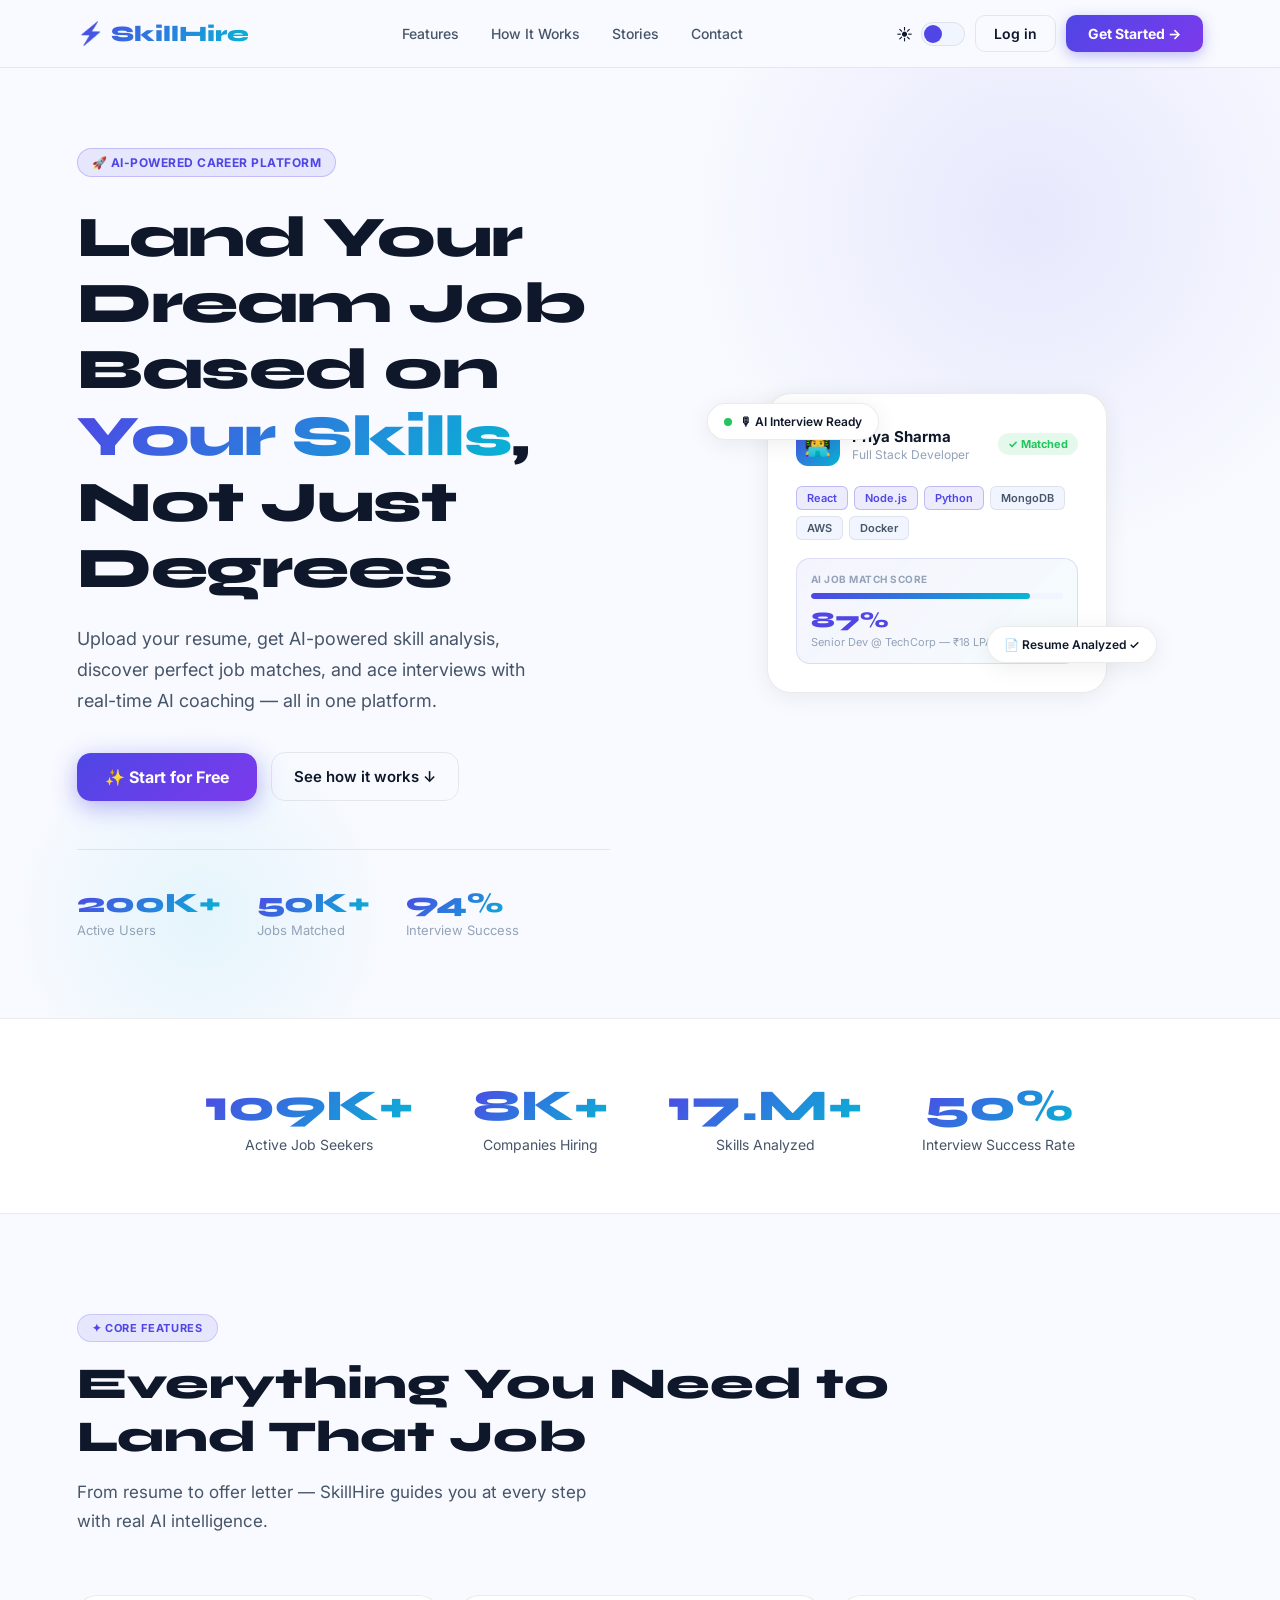
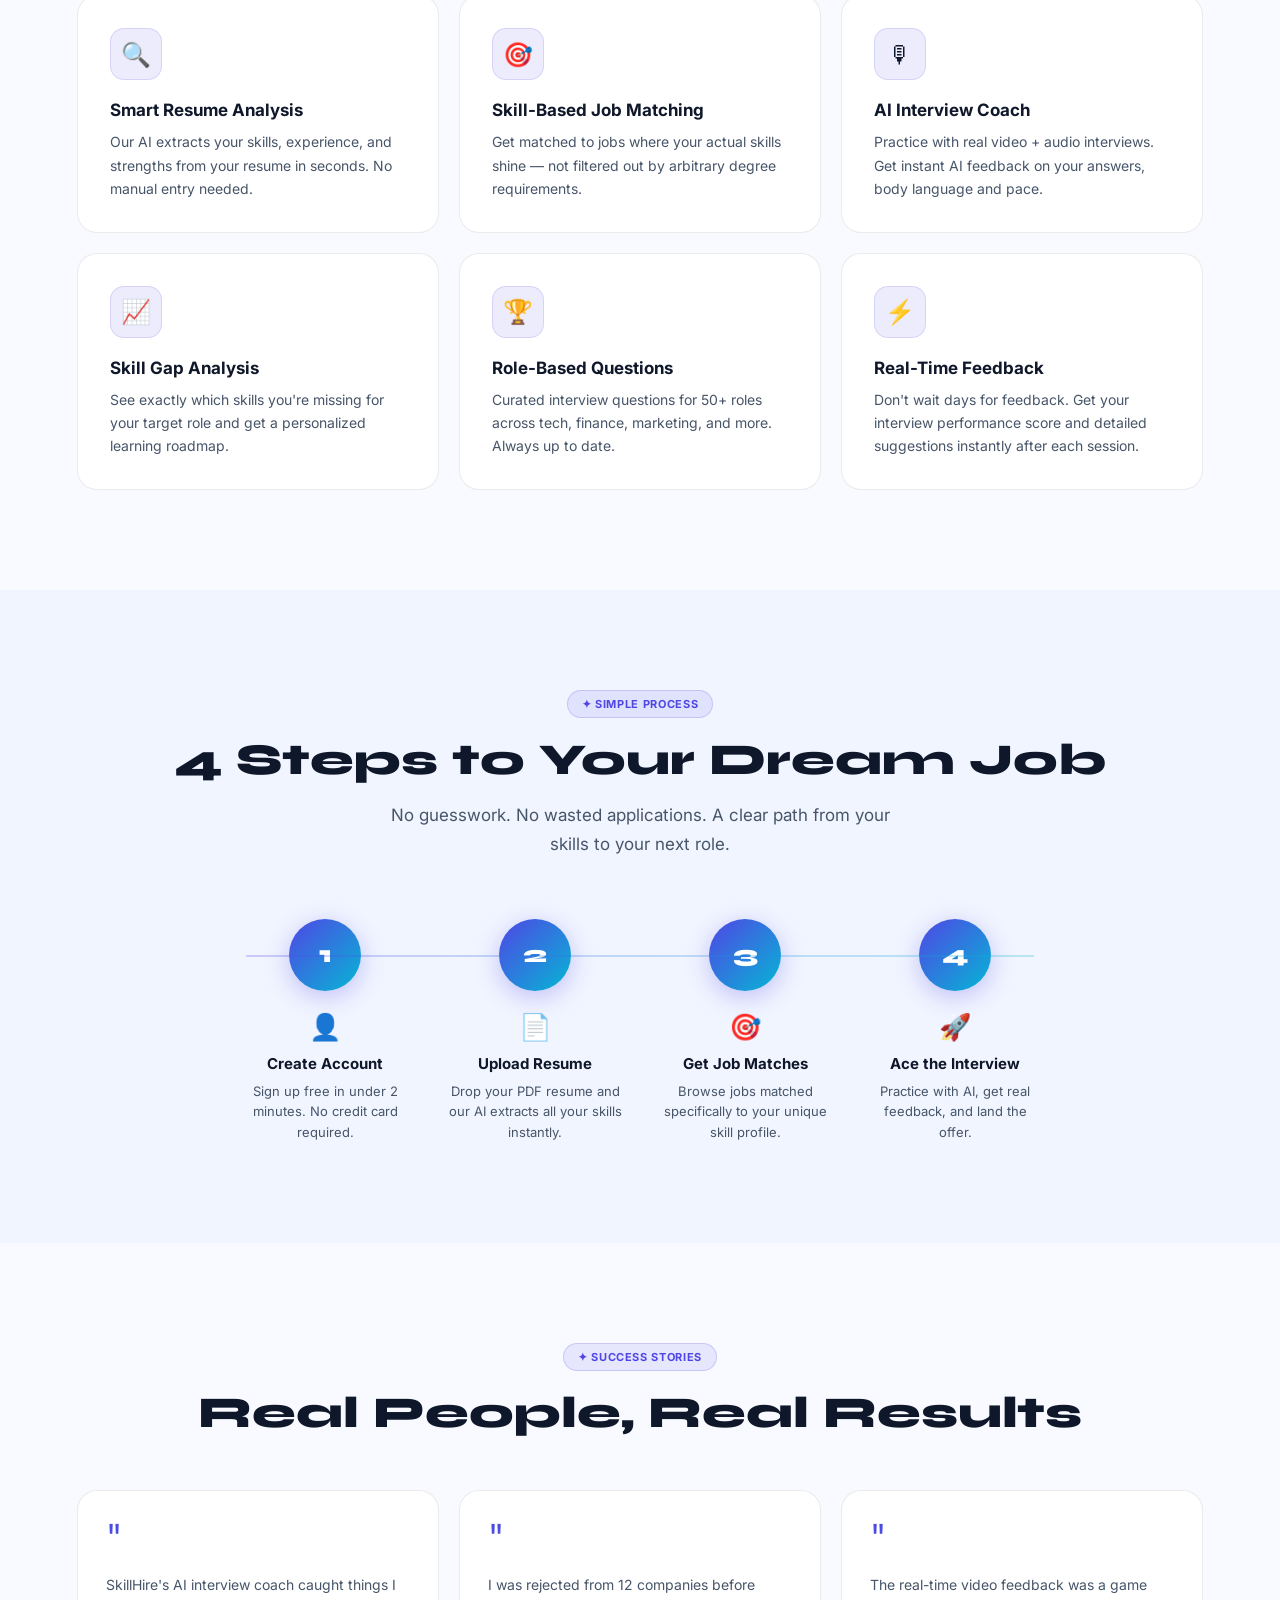
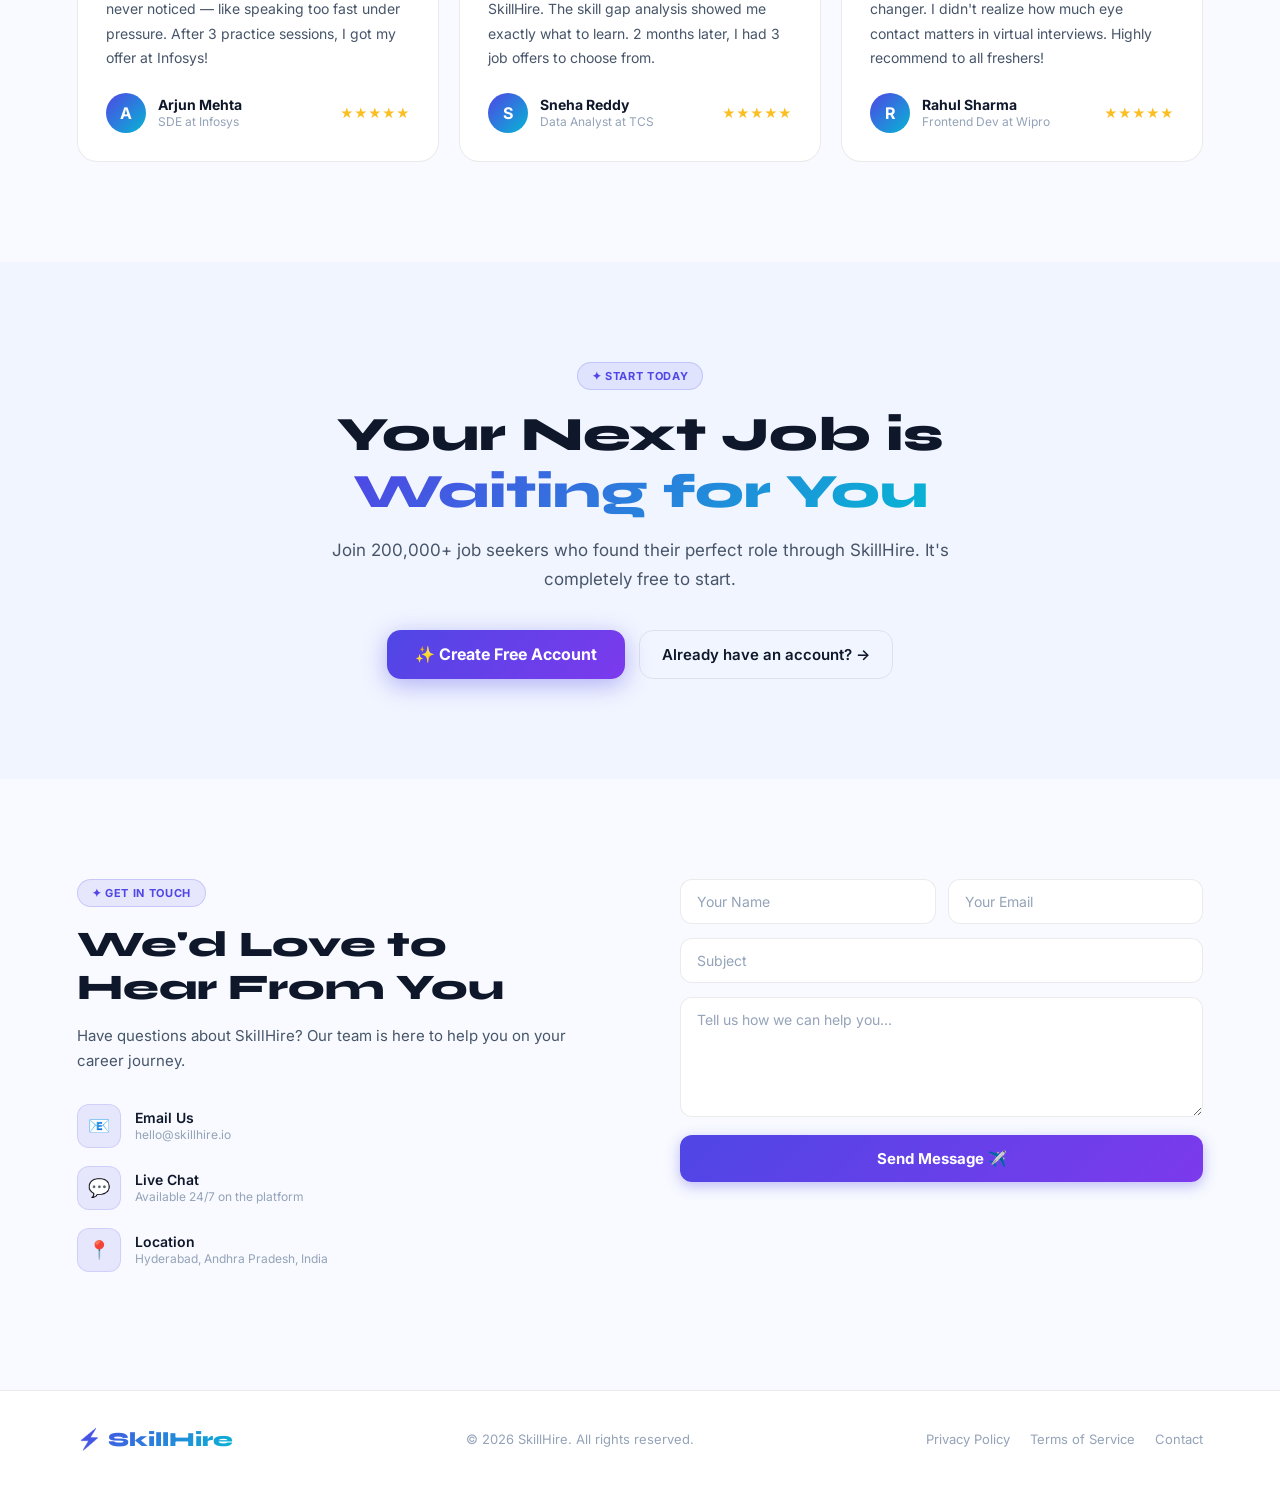
<file: templates/index.html>
<!DOCTYPE html>
<html lang="en" data-theme="light">
<head>
  <meta charset="UTF-8">
  <meta name="viewport" content="width=device-width, initial-scale=1.0">
  <title>SkillHire — Find Jobs Based on Your Skills</title>
  <link rel="preconnect" href="https://fonts.googleapis.com">
  <link href="https://fonts.googleapis.com/css2?family=Inter:wght@400;500;600;700;800;900&family=Syne:wght@700;800&display=swap" rel="stylesheet">
  <style>
    :root {
      --bg: #f8faff;
      --surface: #ffffff;
      --surface2: #f1f5ff;
      --text: #0f172a;
      --muted: #475569;
      --muted2: #94a3b8;
      --border: rgba(0,0,0,0.08);
      --accent: #4f46e5;
      --accent2: #06b6d4;
      --accent-glow: rgba(79,70,229,0.1);
      --card-shadow: 0 4px 24px rgba(0,0,0,0.07);
      --nav-bg: rgba(248,250,255,0.9);
    }
    [data-theme="dark"] {
      --bg: #070b14;
      --surface: #0f172a;
      --surface2: #1a2235;
      --text: #f1f5f9;
      --muted: #94a3b8;
      --muted2: #64748b;
      --border: rgba(255,255,255,0.07);
      --accent: #818cf8;
      --accent2: #22d3ee;
      --accent-glow: rgba(129,140,248,0.12);
      --card-shadow: 0 4px 32px rgba(0,0,0,0.4);
      --nav-bg: rgba(7,11,20,0.92);
    }
    *, *::before, *::after { margin: 0; padding: 0; box-sizing: border-box; }
    html { scroll-behavior: smooth; }
    body { font-family: 'Inter', sans-serif; background: var(--bg); color: var(--text); transition: background 0.3s, color 0.3s; overflow-x: hidden; }

    /* NAVBAR */
    .navbar { position: sticky; top: 0; z-index: 100; display: flex; align-items: center; justify-content: space-between; padding: 0 6vw; height: 68px; background: var(--nav-bg); backdrop-filter: blur(20px); border-bottom: 1px solid var(--border); transition: background 0.3s; }
    .logo { font-family: 'Syne', sans-serif; font-size: 22px; font-weight: 800; background: linear-gradient(135deg, var(--accent), var(--accent2)); -webkit-background-clip: text; -webkit-text-fill-color: transparent; background-clip: text; text-decoration: none; }
    .nav-links { display: flex; align-items: center; gap: 4px; }
    .nav-links a { text-decoration: none; color: var(--muted); font-size: 14px; font-weight: 500; padding: 8px 14px; border-radius: 8px; transition: color 0.2s, background 0.2s; }
    .nav-links a:hover { color: var(--text); background: var(--accent-glow); }
    .nav-actions { display: flex; align-items: center; gap: 10px; }
    .btn-ghost { text-decoration: none; color: var(--text); font-size: 14px; font-weight: 600; padding: 9px 18px; border-radius: 10px; border: 1px solid var(--border); transition: all 0.2s; }
    .btn-ghost:hover { border-color: var(--accent); color: var(--accent); }
    .btn-primary { text-decoration: none; background: linear-gradient(135deg, var(--accent), #7c3aed); color: white !important; font-size: 14px; font-weight: 700; padding: 10px 22px; border-radius: 10px; transition: all 0.2s; box-shadow: 0 4px 14px rgba(79,70,229,0.35); }
    .btn-primary:hover { transform: translateY(-1px); box-shadow: 0 6px 22px rgba(79,70,229,0.45); }
    .theme-wrap { display: flex; align-items: center; gap: 8px; }
    .theme-label { font-size: 16px; cursor: pointer; user-select: none; }
    .theme-toggle { width: 44px; height: 24px; border-radius: 12px; border: 1px solid var(--border); cursor: pointer; position: relative; background: var(--surface2); transition: background 0.3s; outline: none; }
    .theme-toggle::after { content: ''; position: absolute; width: 18px; height: 18px; border-radius: 50%; background: var(--accent); top: 2px; left: 2px; transition: left 0.3s; }
    [data-theme="dark"] .theme-toggle::after { left: 22px; }

    /* HERO */
    .hero { min-height: calc(100vh - 68px); display: flex; align-items: center; padding: 80px 6vw; position: relative; overflow: hidden; gap: 60px; }
    .hero::before { content: ''; position: absolute; width: 700px; height: 700px; background: radial-gradient(circle, var(--accent-glow) 0%, transparent 70%); top: -200px; right: -100px; pointer-events: none; }
    .hero::after { content: ''; position: absolute; width: 400px; height: 400px; background: radial-gradient(circle, rgba(6,182,212,0.08) 0%, transparent 70%); bottom: -100px; left: 0; pointer-events: none; }
    .hero-content { flex: 1; max-width: 600px; position: relative; z-index: 1; }
    .hero-badge { display: inline-flex; align-items: center; gap: 8px; background: var(--accent-glow); border: 1px solid rgba(79,70,229,0.25); color: var(--accent); font-size: 12px; font-weight: 700; padding: 6px 14px; border-radius: 20px; margin-bottom: 28px; letter-spacing: 0.04em; text-transform: uppercase; }
    .hero h1 { font-family: 'Syne', sans-serif; font-size: clamp(36px, 4.5vw, 62px); font-weight: 800; line-height: 1.15; letter-spacing: -0.02em; margin-bottom: 22px; }
    .gradient-text { background: linear-gradient(135deg, var(--accent), var(--accent2)); -webkit-background-clip: text; -webkit-text-fill-color: transparent; background-clip: text; }
    .hero-desc { font-size: 18px; color: var(--muted); line-height: 1.7; margin-bottom: 36px; max-width: 460px; }
    .hero-cta { display: flex; align-items: center; gap: 14px; flex-wrap: wrap; }
    .cta-big { display: inline-flex; align-items: center; gap: 8px; background: linear-gradient(135deg, var(--accent), #7c3aed); color: white !important; text-decoration: none; font-size: 16px; font-weight: 700; padding: 14px 28px; border-radius: 14px; transition: all 0.25s; box-shadow: 0 6px 24px rgba(79,70,229,0.4); }
    .cta-big:hover { transform: translateY(-2px); box-shadow: 0 10px 32px rgba(79,70,229,0.5); }
    .cta-secondary { display: inline-flex; align-items: center; gap: 8px; text-decoration: none; color: var(--text); font-size: 15px; font-weight: 600; padding: 14px 22px; border: 1px solid var(--border); border-radius: 14px; transition: all 0.2s; }
    .cta-secondary:hover { border-color: var(--accent); color: var(--accent); background: var(--accent-glow); }
    .hero-stats { display: flex; gap: 36px; margin-top: 48px; padding-top: 36px; border-top: 1px solid var(--border); flex-wrap: wrap; }
    .stat-item { text-align: left; }
    .stat-num { font-family: 'Syne', sans-serif; font-size: 28px; font-weight: 800; background: linear-gradient(135deg, var(--accent), var(--accent2)); -webkit-background-clip: text; -webkit-text-fill-color: transparent; background-clip: text; }
    .stat-label { font-size: 13px; color: var(--muted2); margin-top: 2px; }

    /* HERO VISUAL */
    .hero-visual { flex: 1; display: flex; justify-content: center; align-items: center; position: relative; z-index: 1; }
    .hero-card { background: var(--surface); border: 1px solid var(--border); border-radius: 24px; padding: 28px; width: 340px; box-shadow: var(--card-shadow); animation: float 4s ease-in-out infinite; }
    @keyframes float { 0%,100%{transform:translateY(0px);} 50%{transform:translateY(-12px);} }
    .hc-top { display: flex; align-items: center; gap: 12px; margin-bottom: 20px; }
    .hc-avatar { width: 44px; height: 44px; border-radius: 12px; background: linear-gradient(135deg, var(--accent), var(--accent2)); display: flex; align-items: center; justify-content: center; font-size: 22px; }
    .hc-name { font-weight: 700; font-size: 15px; }
    .hc-role { font-size: 12px; color: var(--muted2); margin-top: 1px; }
    .hc-badge { margin-left: auto; background: rgba(34,197,94,0.12); color: #22c55e; font-size: 11px; font-weight: 700; padding: 4px 10px; border-radius: 20px; white-space: nowrap; }
    .hc-skills { display: flex; flex-wrap: wrap; gap: 6px; margin-bottom: 18px; }
    .skill-tag { background: var(--surface2); border: 1px solid var(--border); color: var(--muted); font-size: 11px; font-weight: 600; padding: 4px 10px; border-radius: 6px; }
    .skill-tag.hot { background: var(--accent-glow); border-color: rgba(79,70,229,0.3); color: var(--accent); }
    .hc-match { background: linear-gradient(135deg, rgba(79,70,229,0.06), rgba(6,182,212,0.04)); border: 1px solid rgba(79,70,229,0.15); border-radius: 14px; padding: 14px; }
    .hc-match-label { font-size: 10px; color: var(--muted2); font-weight: 700; margin-bottom: 8px; letter-spacing: 0.05em; text-transform: uppercase; }
    .hc-match-bar { height: 6px; background: var(--surface2); border-radius: 4px; overflow: hidden; margin-bottom: 8px; }
    .hc-match-fill { height: 100%; border-radius: 4px; background: linear-gradient(90deg, var(--accent), var(--accent2)); width: 87%; }
    .hc-match-pct { font-family: 'Syne', sans-serif; font-size: 22px; font-weight: 800; color: var(--accent); }
    .hc-match-sub { font-size: 11px; color: var(--muted2); margin-top: 2px; }
    .floating-pill { position: absolute; background: var(--surface); border: 1px solid var(--border); border-radius: 30px; padding: 10px 16px; display: flex; align-items: center; gap: 8px; font-size: 12px; font-weight: 600; color: var(--text); box-shadow: var(--card-shadow); white-space: nowrap; }
    .pill-1 { top: 10px; left: -60px; animation: float2 5s ease-in-out infinite; }
    .pill-2 { bottom: 30px; right: -50px; animation: float2 5s ease-in-out 1s infinite; }
    @keyframes float2 { 0%,100%{transform:translateY(0) rotate(-1deg);} 50%{transform:translateY(-8px) rotate(2deg);} }
    .pill-dot { width: 8px; height: 8px; border-radius: 50%; background: #22c55e; animation: blink 1.4s infinite; flex-shrink: 0; }
    @keyframes blink { 0%,100%{opacity:1;} 50%{opacity:0.3;} }

    /* STATS BANNER */
    .stats-banner { padding: 60px 6vw; display: flex; justify-content: center; gap: 60px; flex-wrap: wrap; border-top: 1px solid var(--border); border-bottom: 1px solid var(--border); background: var(--surface); }
    .banner-stat { text-align: center; }
    .banner-num { font-family: 'Syne', sans-serif; font-size: 44px; font-weight: 800; background: linear-gradient(135deg, var(--accent), var(--accent2)); -webkit-background-clip: text; -webkit-text-fill-color: transparent; background-clip: text; }
    .banner-label { font-size: 14px; color: var(--muted); margin-top: 4px; }

    /* SECTION COMMON */
    .section { padding: 100px 6vw; }
    .section.centered { text-align: center; }
    .section-label { display: inline-flex; align-items: center; gap: 8px; background: var(--accent-glow); border: 1px solid rgba(79,70,229,0.2); color: var(--accent); font-size: 11px; font-weight: 700; padding: 6px 14px; border-radius: 20px; margin-bottom: 16px; text-transform: uppercase; letter-spacing: 0.06em; }
    .section-title { font-family: 'Syne', sans-serif; font-size: clamp(28px, 3.5vw, 44px); font-weight: 800; line-height: 1.2; margin-bottom: 14px; }
    .section-desc { font-size: 17px; color: var(--muted); line-height: 1.7; max-width: 520px; }
    .section.centered .section-desc { margin: 0 auto; }

    /* FEATURES */
    .features-grid { display: grid; grid-template-columns: repeat(auto-fit, minmax(280px, 1fr)); gap: 20px; margin-top: 60px; }
    .feature-card { background: var(--surface); border: 1px solid var(--border); border-radius: 20px; padding: 32px; transition: all 0.3s; position: relative; overflow: hidden; }
    .feature-card::before { content: ''; position: absolute; inset: 0; background: linear-gradient(135deg, var(--accent-glow), transparent); opacity: 0; transition: opacity 0.3s; border-radius: 20px; }
    .feature-card:hover { transform: translateY(-5px); box-shadow: var(--card-shadow); border-color: rgba(79,70,229,0.3); }
    .feature-card:hover::before { opacity: 1; }
    .fc-icon { width: 52px; height: 52px; background: var(--accent-glow); border-radius: 14px; display: flex; align-items: center; justify-content: center; font-size: 24px; margin-bottom: 20px; position: relative; border: 1px solid rgba(79,70,229,0.15); }
    .fc-title { font-size: 17px; font-weight: 700; margin-bottom: 10px; position: relative; }
    .fc-desc { font-size: 14px; color: var(--muted); line-height: 1.65; position: relative; }

    /* HOW IT WORKS */
    .how-bg { background: var(--surface2); }
    .steps-row { display: flex; justify-content: center; gap: 0; margin-top: 60px; flex-wrap: wrap; position: relative; }
    .steps-row::before { content: ''; position: absolute; top: 36px; left: 15%; right: 15%; height: 2px; background: linear-gradient(90deg, var(--accent), var(--accent2)); opacity: 0.25; }
    .step { flex: 1; min-width: 170px; max-width: 210px; padding: 0 16px; text-align: center; }
    .step-num { width: 72px; height: 72px; border-radius: 50%; background: linear-gradient(135deg, var(--accent), var(--accent2)); color: white; font-family: 'Syne', sans-serif; font-size: 24px; font-weight: 800; display: flex; align-items: center; justify-content: center; margin: 0 auto 20px; box-shadow: 0 6px 24px rgba(79,70,229,0.3); }
    .step-icon { font-size: 26px; margin-bottom: 12px; }
    .step-title { font-size: 15px; font-weight: 700; margin-bottom: 8px; }
    .step-desc { font-size: 13px; color: var(--muted); line-height: 1.6; }

    /* TESTIMONIALS */
    .testimonial-grid { display: grid; grid-template-columns: repeat(auto-fit, minmax(290px, 1fr)); gap: 20px; margin-top: 50px; text-align: left; }
    .testimonial-card { background: var(--surface); border: 1px solid var(--border); border-radius: 20px; padding: 28px; transition: all 0.3s; }
    .testimonial-card:hover { transform: translateY(-3px); box-shadow: var(--card-shadow); }
    .tcard-quote { font-size: 40px; line-height: 1; background: linear-gradient(135deg, var(--accent), var(--accent2)); -webkit-background-clip: text; -webkit-text-fill-color: transparent; background-clip: text; margin-bottom: 14px; }
    .tcard-text { font-size: 14px; color: var(--muted); line-height: 1.75; margin-bottom: 22px; }
    .tcard-author { display: flex; align-items: center; gap: 12px; }
    .tcard-avatar { width: 40px; height: 40px; border-radius: 50%; background: linear-gradient(135deg, var(--accent), var(--accent2)); display: flex; align-items: center; justify-content: center; font-weight: 700; font-size: 16px; color: white; flex-shrink: 0; }
    .tcard-name { font-size: 14px; font-weight: 700; }
    .tcard-role { font-size: 12px; color: var(--muted2); margin-top: 1px; }
    .tcard-stars { margin-left: auto; color: #fbbf24; font-size: 13px; }

    /* CTA */
    .cta-section { padding: 100px 6vw; text-align: center; background: var(--surface2); }
    .cta-box { max-width: 640px; margin: 0 auto; }
    .cta-box h2 { font-family: 'Syne', sans-serif; font-size: clamp(30px, 4vw, 48px); font-weight: 800; margin-bottom: 16px; }
    .cta-box p { font-size: 17px; color: var(--muted); margin-bottom: 36px; line-height: 1.7; }
    .cta-buttons { display: flex; gap: 14px; justify-content: center; flex-wrap: wrap; }

    /* CONTACT */
    .contact-section { padding: 100px 6vw; display: flex; gap: 80px; align-items: flex-start; }
    .contact-info { flex: 1; }
    .contact-info h2 { font-family: 'Syne', sans-serif; font-size: 36px; font-weight: 800; margin-bottom: 14px; }
    .contact-info p { font-size: 15px; color: var(--muted); line-height: 1.7; margin-bottom: 30px; }
    .contact-item { display: flex; align-items: center; gap: 14px; margin-bottom: 18px; }
    .contact-icon { width: 44px; height: 44px; background: var(--accent-glow); border: 1px solid rgba(79,70,229,0.15); border-radius: 12px; display: flex; align-items: center; justify-content: center; font-size: 18px; flex-shrink: 0; }
    .contact-item-text { font-size: 14px; font-weight: 600; }
    .contact-item-sub { font-size: 12px; color: var(--muted2); margin-top: 1px; }
    .contact-form { flex: 1; }
    .form-group { margin-bottom: 14px; }
    .form-group input, .form-group textarea { width: 100%; background: var(--surface); border: 1px solid var(--border); color: var(--text); font-family: 'Inter', sans-serif; font-size: 14px; padding: 13px 16px; border-radius: 12px; outline: none; transition: border-color 0.2s; }
    .form-group input::placeholder, .form-group textarea::placeholder { color: var(--muted2); }
    .form-group input:focus, .form-group textarea:focus { border-color: var(--accent); }
    .form-group textarea { resize: vertical; min-height: 120px; }
    .form-row { display: grid; grid-template-columns: 1fr 1fr; gap: 12px; }
    .form-submit { width: 100%; background: linear-gradient(135deg, var(--accent), #7c3aed); color: white; font-family: 'Inter', sans-serif; font-size: 15px; font-weight: 700; padding: 14px; border: none; border-radius: 12px; cursor: pointer; transition: all 0.2s; box-shadow: 0 4px 14px rgba(79,70,229,0.35); }
    .form-submit:hover { transform: translateY(-2px); box-shadow: 0 8px 22px rgba(79,70,229,0.45); }

    /* FOOTER */
    footer { background: var(--surface); border-top: 1px solid var(--border); padding: 36px 6vw; display: flex; justify-content: space-between; align-items: center; flex-wrap: wrap; gap: 20px; }
    .footer-logo { font-family: 'Syne', sans-serif; font-size: 20px; font-weight: 800; background: linear-gradient(135deg, var(--accent), var(--accent2)); -webkit-background-clip: text; -webkit-text-fill-color: transparent; background-clip: text; text-decoration: none; }
    .footer-copy { font-size: 13px; color: var(--muted2); }
    .footer-links { display: flex; gap: 20px; }
    .footer-links a { font-size: 13px; color: var(--muted2); text-decoration: none; transition: color 0.2s; }
    .footer-links a:hover { color: var(--accent); }

    @media (max-width: 900px) {
      .hero { flex-direction: column; padding: 60px 6vw; gap: 50px; }
      .hero-visual { width: 100%; }
      .hero-card { width: 100%; max-width: 360px; margin: 0 auto; }
      .floating-pill { display: none; }
      .steps-row::before { display: none; }
      .contact-section { flex-direction: column; }
      footer { flex-direction: column; text-align: center; }
      .nav-links { display: none; }
    }
  </style>
</head>
<body>

<!-- NAVBAR -->
<header class="navbar">
  <a href="/" class="logo">⚡ SkillHire</a>
  <nav class="nav-links">
    <a href="#features">Features</a>
    <a href="#how">How It Works</a>
    <a href="#testimonials">Stories</a>
    <a href="#contact">Contact</a>
  </nav>
  <div class="nav-actions">
    <div class="theme-wrap">
      <span class="theme-label" id="themeLabel">☀️</span>
      <button class="theme-toggle" onclick="toggleTheme()" aria-label="Toggle dark mode"></button>
    </div>
    <a href="/login" class="btn-ghost">Log in</a>
    <a href="/register" class="btn-primary">Get Started →</a>
  </div>
</header>

<!-- HERO -->
<section class="hero" id="home">
  <div class="hero-content">
    <div class="hero-badge">🚀 AI-Powered Career Platform</div>
    <h1>
      Land Your Dream Job<br>
      Based on <span class="gradient-text">Your Skills</span>,<br>
      Not Just Degrees
    </h1>
    <p class="hero-desc">
      Upload your resume, get AI-powered skill analysis, discover perfect job matches, and ace interviews with real-time AI coaching — all in one platform.
    </p>
    <div class="hero-cta">
      <a href="/register" class="cta-big">✨ Start for Free</a>
      <a href="#how" class="cta-secondary">See how it works ↓</a>
    </div>
    <div class="hero-stats">
      <div class="stat-item">
        <div class="stat-num">200K+</div>
        <div class="stat-label">Active Users</div>
      </div>
      <div class="stat-item">
        <div class="stat-num">50K+</div>
        <div class="stat-label">Jobs Matched</div>
      </div>
      <div class="stat-item">
        <div class="stat-num">94%</div>
        <div class="stat-label">Interview Success</div>
      </div>
    </div>
  </div>

  <div class="hero-visual">
    <div style="position:relative;">
      <div class="hero-card">
        <div class="hc-top">
          <div class="hc-avatar">👩‍💻</div>
          <div>
            <div class="hc-name">Priya Sharma</div>
            <div class="hc-role">Full Stack Developer</div>
          </div>
          <span class="hc-badge">✓ Matched</span>
        </div>
        <div class="hc-skills">
          <span class="skill-tag hot">React</span>
          <span class="skill-tag hot">Node.js</span>
          <span class="skill-tag hot">Python</span>
          <span class="skill-tag">MongoDB</span>
          <span class="skill-tag">AWS</span>
          <span class="skill-tag">Docker</span>
        </div>
        <div class="hc-match">
          <div class="hc-match-label">AI Job Match Score</div>
          <div class="hc-match-bar"><div class="hc-match-fill"></div></div>
          <div class="hc-match-pct">87%</div>
          <div class="hc-match-sub">Senior Dev @ TechCorp — ₹18 LPA</div>
        </div>
      </div>
      <div class="floating-pill pill-1">
        <span class="pill-dot"></span>
        🎙 AI Interview Ready
      </div>
      <div class="floating-pill pill-2">
        📄 Resume Analyzed ✓
      </div>
    </div>
  </div>
</section>

<!-- STATS BANNER -->
<div class="stats-banner">
  <div class="banner-stat"><div class="banner-num">200K+</div><div class="banner-label">Active Job Seekers</div></div>
  <div class="banner-stat"><div class="banner-num">15K+</div><div class="banner-label">Companies Hiring</div></div>
  <div class="banner-stat"><div class="banner-num">3.2M+</div><div class="banner-label">Skills Analyzed</div></div>
  <div class="banner-stat"><div class="banner-num">94%</div><div class="banner-label">Interview Success Rate</div></div>
</div>

<!-- FEATURES -->
<section class="section" id="features">
  <div class="section-label">✦ Core Features</div>
  <h2 class="section-title">Everything You Need to<br>Land That Job</h2>
  <p class="section-desc">From resume to offer letter — SkillHire guides you at every step with real AI intelligence.</p>
  <div class="features-grid">
    <div class="feature-card"><div class="fc-icon">🔍</div><div class="fc-title">Smart Resume Analysis</div><div class="fc-desc">Our AI extracts your skills, experience, and strengths from your resume in seconds. No manual entry needed.</div></div>
    <div class="feature-card"><div class="fc-icon">🎯</div><div class="fc-title">Skill-Based Job Matching</div><div class="fc-desc">Get matched to jobs where your actual skills shine — not filtered out by arbitrary degree requirements.</div></div>
    <div class="feature-card"><div class="fc-icon">🎙</div><div class="fc-title">AI Interview Coach</div><div class="fc-desc">Practice with real video + audio interviews. Get instant AI feedback on your answers, body language and pace.</div></div>
    <div class="feature-card"><div class="fc-icon">📈</div><div class="fc-title">Skill Gap Analysis</div><div class="fc-desc">See exactly which skills you're missing for your target role and get a personalized learning roadmap.</div></div>
    <div class="feature-card"><div class="fc-icon">🏆</div><div class="fc-title">Role-Based Questions</div><div class="fc-desc">Curated interview questions for 50+ roles across tech, finance, marketing, and more. Always up to date.</div></div>
    <div class="feature-card"><div class="fc-icon">⚡</div><div class="fc-title">Real-Time Feedback</div><div class="fc-desc">Don't wait days for feedback. Get your interview performance score and detailed suggestions instantly after each session.</div></div>
  </div>
</section>

<!-- HOW IT WORKS -->
<section class="section centered how-bg" id="how">
  <div class="section-label">✦ Simple Process</div>
  <h2 class="section-title">4 Steps to Your Dream Job</h2>
  <p class="section-desc">No guesswork. No wasted applications. A clear path from your skills to your next role.</p>
  <div class="steps-row">
    <div class="step"><div class="step-num">1</div><div class="step-icon">👤</div><div class="step-title">Create Account</div><div class="step-desc">Sign up free in under 2 minutes. No credit card required.</div></div>
    <div class="step"><div class="step-num">2</div><div class="step-icon">📄</div><div class="step-title">Upload Resume</div><div class="step-desc">Drop your PDF resume and our AI extracts all your skills instantly.</div></div>
    <div class="step"><div class="step-num">3</div><div class="step-icon">🎯</div><div class="step-title">Get Job Matches</div><div class="step-desc">Browse jobs matched specifically to your unique skill profile.</div></div>
    <div class="step"><div class="step-num">4</div><div class="step-icon">🚀</div><div class="step-title">Ace the Interview</div><div class="step-desc">Practice with AI, get real feedback, and land the offer.</div></div>
  </div>
</section>

<!-- TESTIMONIALS -->
<section class="section centered" id="testimonials">
  <div class="section-label">✦ Success Stories</div>
  <h2 class="section-title">Real People, Real Results</h2>
  <div class="testimonial-grid">
    <div class="testimonial-card"><div class="tcard-quote">"</div><div class="tcard-text">SkillHire's AI interview coach caught things I never noticed — like speaking too fast under pressure. After 3 practice sessions, I got my offer at Infosys!</div><div class="tcard-author"><div class="tcard-avatar">A</div><div><div class="tcard-name">Arjun Mehta</div><div class="tcard-role">SDE at Infosys</div></div><div class="tcard-stars">★★★★★</div></div></div>
    <div class="testimonial-card"><div class="tcard-quote">"</div><div class="tcard-text">I was rejected from 12 companies before SkillHire. The skill gap analysis showed me exactly what to learn. 2 months later, I had 3 job offers to choose from.</div><div class="tcard-author"><div class="tcard-avatar">S</div><div><div class="tcard-name">Sneha Reddy</div><div class="tcard-role">Data Analyst at TCS</div></div><div class="tcard-stars">★★★★★</div></div></div>
    <div class="testimonial-card"><div class="tcard-quote">"</div><div class="tcard-text">The real-time video feedback was a game changer. I didn't realize how much eye contact matters in virtual interviews. Highly recommend to all freshers!</div><div class="tcard-author"><div class="tcard-avatar">R</div><div><div class="tcard-name">Rahul Sharma</div><div class="tcard-role">Frontend Dev at Wipro</div></div><div class="tcard-stars">★★★★★</div></div></div>
  </div>
</section>

<!-- CTA -->
<section class="cta-section">
  <div class="cta-box">
    <div class="section-label" style="display:inline-flex;">✦ Start Today</div>
    <h2>Your Next Job is<br><span class="gradient-text">Waiting for You</span></h2>
    <p>Join 200,000+ job seekers who found their perfect role through SkillHire. It's completely free to start.</p>
    <div class="cta-buttons">
      <a href="/register" class="cta-big">✨ Create Free Account</a>
      <a href="/login" class="cta-secondary">Already have an account? →</a>
    </div>
  </div>
</section>

<!-- CONTACT -->
<section class="contact-section" id="contact">
  <div class="contact-info">
    <div class="section-label">✦ Get in Touch</div>
    <h2>We'd Love to<br>Hear From You</h2>
    <p>Have questions about SkillHire? Our team is here to help you on your career journey.</p>
    <div class="contact-item"><div class="contact-icon">📧</div><div><div class="contact-item-text">Email Us</div><div class="contact-item-sub">hello@skillhire.io</div></div></div>
    <div class="contact-item"><div class="contact-icon">💬</div><div><div class="contact-item-text">Live Chat</div><div class="contact-item-sub">Available 24/7 on the platform</div></div></div>
    <div class="contact-item"><div class="contact-icon">📍</div><div><div class="contact-item-text">Location</div><div class="contact-item-sub">Hyderabad, Andhra Pradesh, India</div></div></div>
  </div>
  <div class="contact-form">
    <form onsubmit="handleContact(event)">
      <div class="form-row">
        <div class="form-group"><input type="text" placeholder="Your Name" required></div>
        <div class="form-group"><input type="email" placeholder="Your Email" required></div>
      </div>
      <div class="form-group"><input type="text" placeholder="Subject"></div>
      <div class="form-group"><textarea placeholder="Tell us how we can help you..."></textarea></div>
      <button type="submit" class="form-submit">Send Message ✈️</button>
    </form>
  </div>
</section>

<!-- FOOTER -->
<footer>
  <a href="/" class="footer-logo">⚡ SkillHire</a>
  <div class="footer-copy">© 2026 SkillHire. All rights reserved.</div>
  <div class="footer-links">
    <a href="#">Privacy Policy</a>
    <a href="#">Terms of Service</a>
    <a href="#contact">Contact</a>
  </div>
</footer>

<script>
  // THEME TOGGLE
  const html = document.documentElement;
  const lbl = document.getElementById('themeLabel');
  const saved = localStorage.getItem('skillhire-theme') || 'light';
  html.setAttribute('data-theme', saved);
  lbl.textContent = saved === 'dark' ? '🌙' : '☀️';

  function toggleTheme() {
    const next = html.getAttribute('data-theme') === 'dark' ? 'light' : 'dark';
    html.setAttribute('data-theme', next);
    localStorage.setItem('skillhire-theme', next);
    lbl.textContent = next === 'dark' ? '🌙' : '☀️';
  }

  // CONTACT FORM
  function handleContact(e) {
    e.preventDefault();
    const btn = e.target.querySelector('button');
    const orig = btn.textContent;
    btn.textContent = '✅ Message Sent!';
    btn.style.background = 'linear-gradient(135deg,#22c55e,#16a34a)';
    setTimeout(() => { btn.textContent = orig; btn.style.background = ''; e.target.reset(); }, 3000);
  }

  // SMOOTH SCROLL
  document.querySelectorAll('a[href^="#"]').forEach(a => {
    a.addEventListener('click', e => {
      const t = document.querySelector(a.getAttribute('href'));
      if (t) { e.preventDefault(); t.scrollIntoView({ behavior: 'smooth', block: 'start' }); }
    });
  });

  // COUNT-UP ANIMATION
  function animateCount(el, target, suffix) {
    let cur = 0; const step = target / 60;
    const iv = setInterval(() => {
      cur = Math.min(cur + step, target);
      el.textContent = Math.floor(cur).toLocaleString() + suffix;
      if (cur >= target) clearInterval(iv);
    }, 25);
  }
  const obs = new IntersectionObserver(entries => {
    entries.forEach(e => {
      if (e.isIntersecting) {
        e.target.querySelectorAll('.banner-num').forEach(el => {
          const txt = el.textContent;
          const n = parseInt(txt.replace(/[^0-9]/g,''));
          const suf = txt.replace(/[0-9,]/g,'');
          animateCount(el, n, suf);
        });
        obs.unobserve(e.target);
      }
    });
  }, { threshold: 0.3 });
  const sb = document.querySelector('.stats-banner');
  if (sb) obs.observe(sb);
</script>
</body>
</html>
</file>
